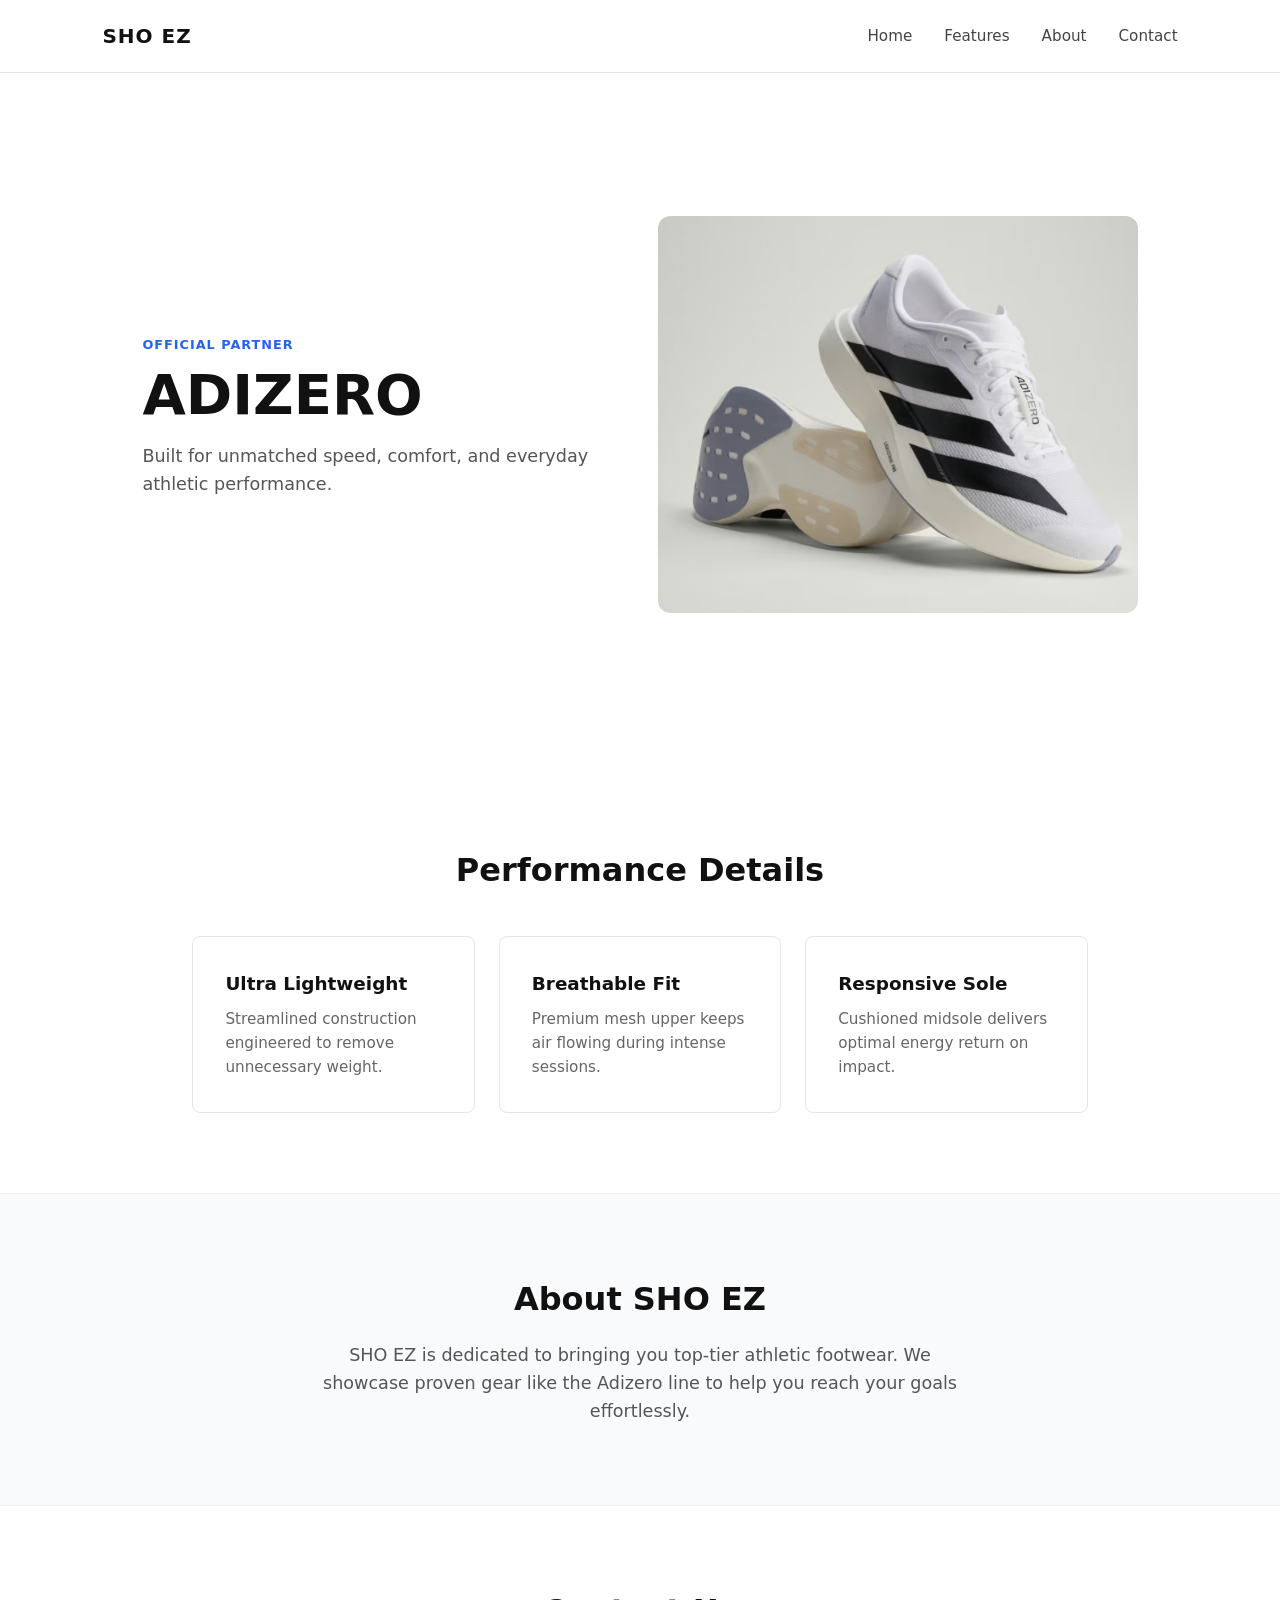
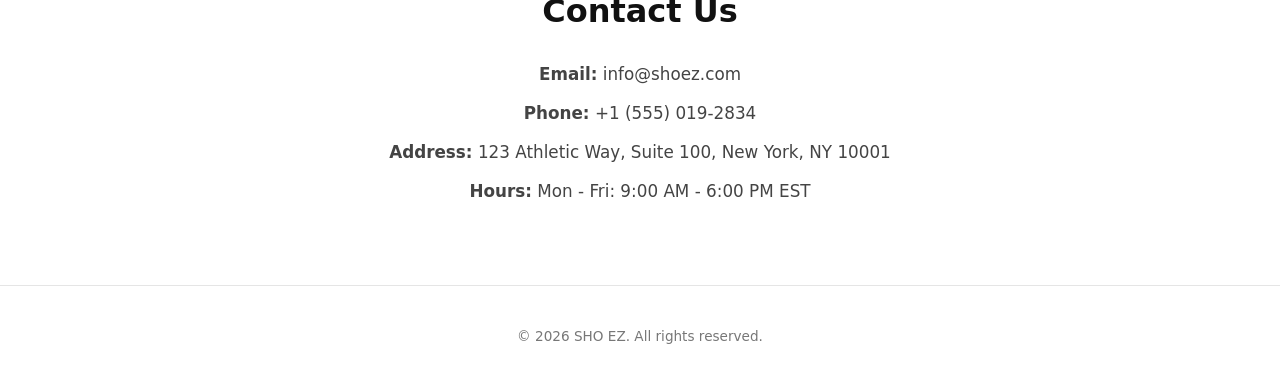
<file: Activities/index.html>
<!DOCTYPE html>
<html lang="en">
<head>
  <meta charset="UTF-8">
  <meta name="viewport" content="width=device-width, initial-scale=1.0">
  <title>SHO EZ | Adizero</title>
  <link rel="stylesheet" href="styles.css">
</head>
<body>

  <nav class="navbar">
    <div class="logo">SHO EZ</div>
    <ul class="nav-links">
      <li><a href="#hero">Home</a></li>
      <li><a href="#features">Features</a></li>
      <li><a href="#about">About</a></li>
      <li><a href="#contact">Contact</a></li>
    </ul>
  </nav>

  <section id="hero" class="hero-section">
    <div class="hero-text">
      <span class="badge">Official Partner</span>
      <h1>ADIZERO</h1>
      <p>Built for unmatched speed, comfort, and everyday athletic performance.</p>
    </div>
    <div class="hero-media">
      <img src="Adizero.png" alt="Adizero Shoe">
    </div>
  </section>

  <section id="features" class="section">
    <h2>Performance Details</h2>
    <div class="grid">
      <div class="card">
        <h3>Ultra Lightweight</h3>
        <p>Streamlined construction engineered to remove unnecessary weight.</p>
      </div>
      <div class="card">
        <h3>Breathable Fit</h3>
        <p>Premium mesh upper keeps air flowing during intense sessions.</p>
      </div>
      <div class="card">
        <h3>Responsive Sole</h3>
        <p>Cushioned midsole delivers optimal energy return on impact.</p>
      </div>
    </div>
  </section>

  <section id="about" class="section alt-bg">
    <h2>About SHO EZ</h2>
    <p class="about-text">
      SHO EZ is dedicated to bringing you top-tier athletic footwear. We showcase proven gear like the Adizero line to help you reach your goals effortlessly.
    </p>
  </section>

  <section id="contact" class="section">
    <h2>Contact Us</h2>
    <div class="contact-details">
      <p><strong>Email:</strong> info@shoez.com</p>
      <p><strong>Phone:</strong> +1 (555) 019-2834</p>
      <p><strong>Address:</strong> 123 Athletic Way, Suite 100, New York, NY 10001</p>
      <p><strong>Hours:</strong> Mon - Fri: 9:00 AM - 6:00 PM EST</p>
    </div>
  </section>

  <footer>
    <p>&copy; 2026 SHO EZ. All rights reserved.</p>
  </footer>

</body>
</html>
</file>
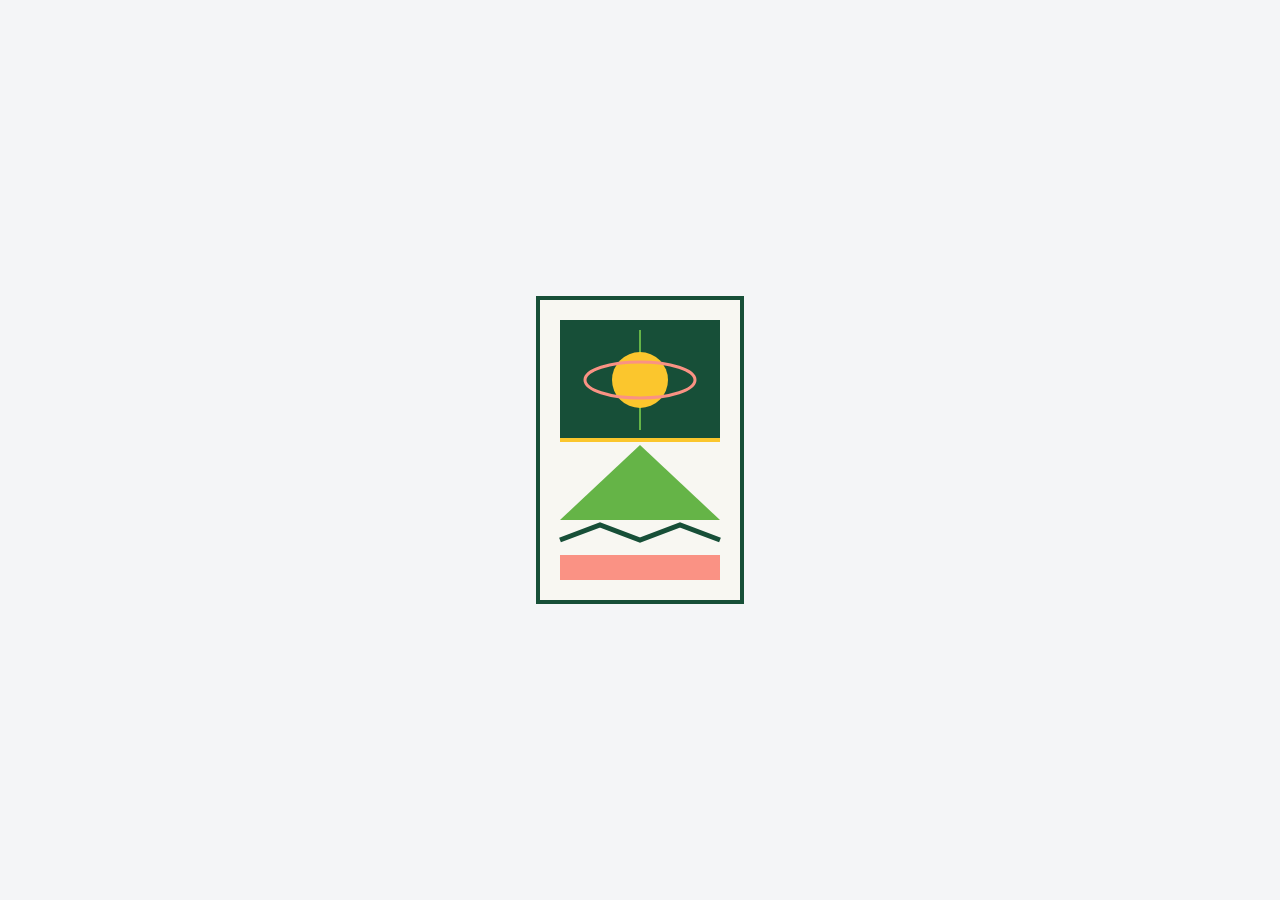
<file: LE5.html>
<!DOCTYPE html>
<html lang="en">
<head>
  <meta charset="UTF-8">
  <meta name="viewport" content="width=device-width, initial-scale=1.0">
  <title>Simple Geometric SVG Art</title>
  <style>
    body {
      margin: 0;
      min-height: 100vh;
      display: flex;
      justify-content: center;
      align-items: center;
      background-color: #f4f5f7;
    }
    svg {
      background: #f8f7f2;
      border: 4px solid #174f38;
    }
  </style>
</head>
<body>

  <svg width="200" height="300" viewBox="0 0 200 300" xmlns="http://www.w3.org/2000/svg">
    <!-- Rectangle (Sky & Base) -->
    <rect x="20" y="20" width="160" height="120" fill="#174f38" />
    <rect x="20" y="255" width="160" height="25" fill="#fa9284" />

    <!-- Line (Horizon & Rays) -->
    <line x1="20" y1="140" x2="180" y2="140" stroke="#fbc62d" stroke-width="4" />
    <line x1="100" y1="30" x2="100" y2="130" stroke="#65b447" stroke-width="2" />

    <!-- Circle (Sun) -->
    <circle cx="100" cy="80" r="28" fill="#fbc62d" />

    <!-- Ellipse (Orbit Ring) -->
    <ellipse cx="100" cy="80" rx="55" ry="18" fill="none" stroke="#fa9284" stroke-width="3" />

    <!-- Polygon (Mountain) -->
    <polygon points="20,220 100,145 180,220" fill="#65b447" />

    <!-- Polyline (Wave) -->
    <polyline points="20,240 60,225 100,240 140,225 180,240" fill="none" stroke="#174f38" stroke-width="5" />
  </svg>

</body>
</html>
</file>
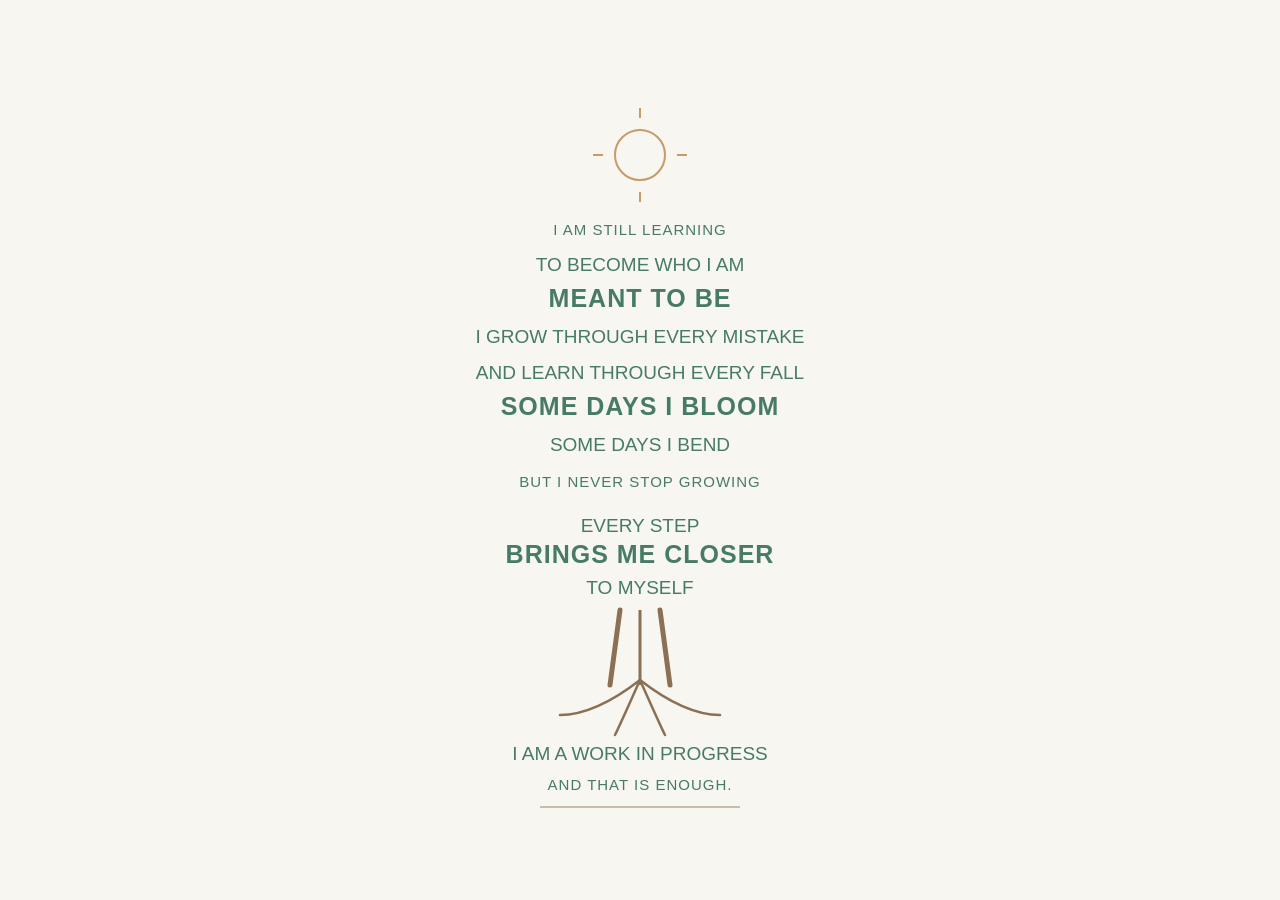
<file: LE6-1.html>
<!DOCTYPE html>
<html lang="en">
<head>
<meta charset="UTF-8">
<meta name="viewport" content="width=device-width, initial-scale=1.0">
<title>Becoming - SVG Text Art</title>

<style>
    body {
        margin: 0;
        background: #f7f6f0;
        display: flex;
        justify-content: center;
        align-items: center;
        min-height: 100vh;
        font-family: Arial, sans-serif;
    }

    svg {
        max-width: 100%;
        height: auto;
    }

    .poem {
        fill: #477b68;
        text-anchor: middle;
        font-family: Arial, sans-serif;
    }

    .large {
        font-size: 25px;
        font-weight: bold;
        letter-spacing: 1px;
    }

    .medium {
        font-size: 19px;
    }

    .small {
        font-size: 15px;
        letter-spacing: 1px;
    }

    .tiny {
        font-size: 12px;
        letter-spacing: 2px;
    }
</style>
</head>

<body>

<svg width="900" height="780" viewBox="0 0 900 780"
xmlns="http://www.w3.org/2000/svg">

<!-- Background -->
<rect width="900" height="780" fill="#f7f6f0"/>

<!-- Small sun -->
<circle cx="450" cy="95" r="25"
fill="none" stroke="#c69b67" stroke-width="2"/>

<path d="M450 58 V48 M450 132 V142
M413 95 H403 M487 95 H497"
stroke="#c69b67" stroke-width="2"/>

<!-- TREE CANOPY: POEM TEXT -->

<g class="poem">

    <text x="450" y="175" class="small">
        I AM STILL LEARNING
    </text>

    <text x="450" y="211" class="medium">
        TO BECOME WHO I AM
    </text>

    <text x="450" y="247" class="large">
        MEANT TO BE
    </text>

    <text x="450" y="283" class="medium">
        I GROW THROUGH EVERY MISTAKE
    </text>

    <text x="450" y="319" class="medium">
        AND LEARN THROUGH EVERY FALL
    </text>

    <text x="450" y="355" class="large">
        SOME DAYS I BLOOM
    </text>

    <text x="450" y="391" class="medium">
        SOME DAYS I BEND
    </text>

    <text x="450" y="427" class="small">
        BUT I NEVER STOP GROWING
    </text>

</g>

<!-- Tree trunk: poem continues -->

<g class="poem">

    <text x="450" y="472" class="medium">
        EVERY STEP
    </text>

    <text x="450" y="503" class="large">
        BRINGS ME CLOSER
    </text>

    <text x="450" y="534" class="medium">
        TO MYSELF
    </text>

</g>

<!-- Tree trunk illustration -->
<path d="M430 550 L420 625
M470 550 L480 625"
fill="none" stroke="#8b7054" stroke-width="5"
stroke-linecap="round"/>

<path d="M450 550 V625"
stroke="#8b7054" stroke-width="3"/>

<!-- Roots -->
<g fill="none" stroke="#8b7054"
stroke-width="2.5" stroke-linecap="round">

    <path d="M450 620 Q405 655 370 655"/>
    <path d="M450 620 Q495 655 530 655"/>
    <path d="M450 620 Q430 665 425 675"/>
    <path d="M450 620 Q470 665 475 675"/>

</g>

<!-- Final poem -->
<g class="poem">

    <text x="450" y="700" class="medium">
        I AM A WORK IN PROGRESS
    </text>

    <text x="450" y="730" class="small">
        AND THAT IS ENOUGH.
    </text>

</g>

<!-- Small ground line -->
<path d="M350 747 H550"
stroke="#b6aa95" stroke-width="1.5"/>

</svg>

</body>
</html>
</file>
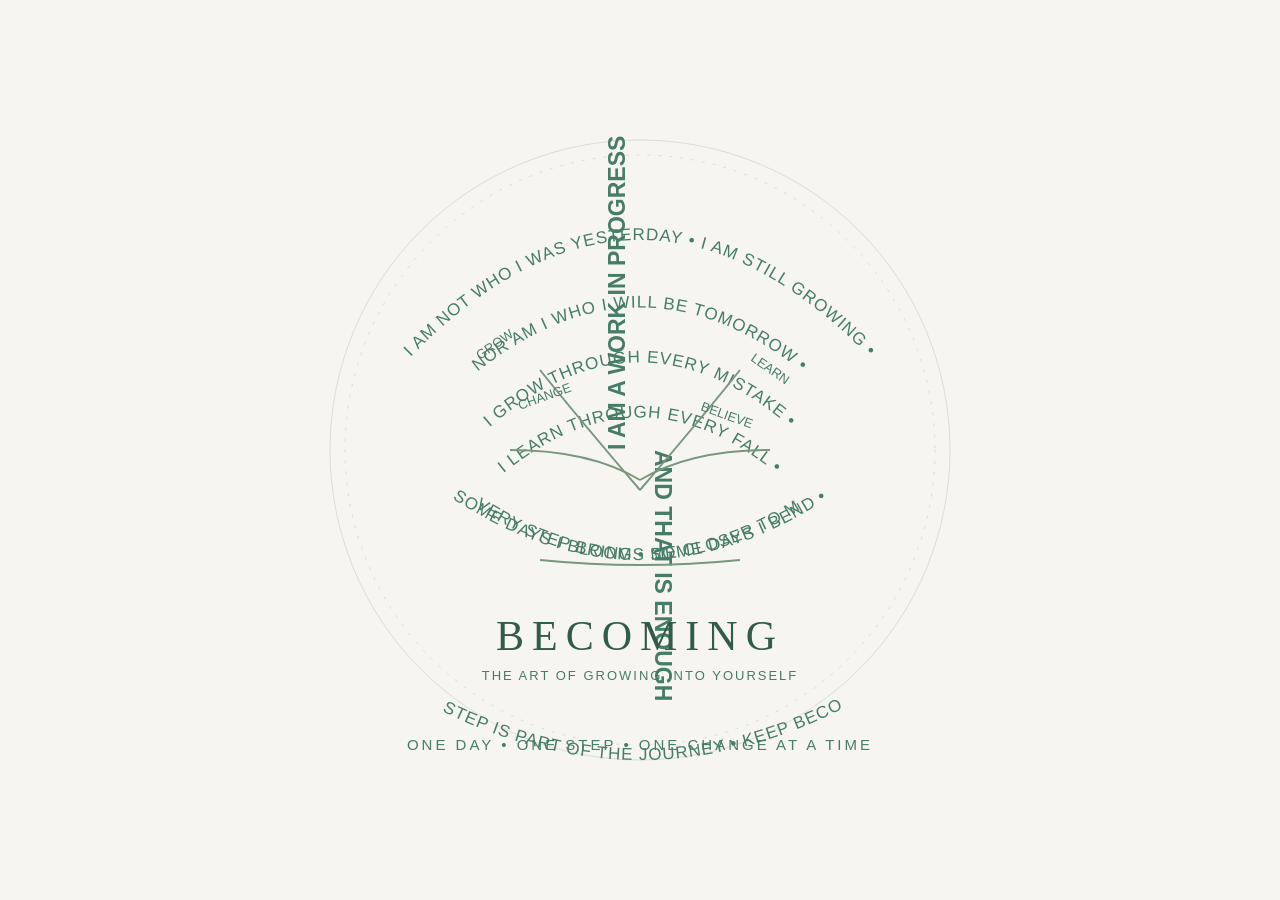
<file: LE6.1.html>
<!DOCTYPE html>
<html lang="en">
<head>
<meta charset="UTF-8">
<title>Becoming - SVG Text Art</title>

<style>
body {
    margin: 0;
    background: #f7f5ef;
    display: flex;
    justify-content: center;
    align-items: center;
    min-height: 100vh;
    font-family: Arial, sans-serif;
}

svg {
    max-width: 100%;
    height: auto;
}

text {
    font-family: Arial, sans-serif;
    fill: #467d68;
}

.title {
    font-family: Georgia, serif;
    font-size: 42px;
    letter-spacing: 8px;
    fill: #315c49;
}

.poem {
    font-size: 17px;
    letter-spacing: 1px;
}

.small {
    font-size: 13px;
    letter-spacing: 2px;
}

</style>
</head>

<body>

<svg width="900" height="780" viewBox="0 0 900 780"
xmlns="http://www.w3.org/2000/svg">

<defs>

    <!-- Tree canopy text paths -->
    <path id="branch1" d="M190 330 Q450 30 710 330"/>
    <path id="branch2" d="M230 365 Q450 130 670 365"/>
    <path id="branch3" d="M270 395 Q450 210 630 395"/>
    <path id="branch4" d="M300 425 Q450 290 600 425"/>

    <!-- Lower canopy -->
    <path id="lower1" d="M250 430 Q450 570 650 430"/>
    <path id="lower2" d="M290 450 Q450 550 610 450"/>

    <!-- Ground / roots -->
    <path id="roots" d="M250 650 Q450 750 650 650"/>

</defs>

<circle cx="450" cy="390" r="310"
fill="none" stroke="#d9e0d5" stroke-width="1"/>

<circle cx="450" cy="390" r="295"
fill="none" stroke="#d9e0d5" stroke-width="1"
stroke-dasharray="3 8"/>

<g class="poem">

<text>
<textPath href="#branch1" startOffset="50%"
text-anchor="middle">
I AM NOT WHO I WAS YESTERDAY • I AM STILL GROWING •
</textPath>
</text>

<text>
<textPath href="#branch2" startOffset="50%"
text-anchor="middle">
NOR AM I WHO I WILL BE TOMORROW •
</textPath>
</text>

<text>
<textPath href="#branch3" startOffset="50%"
text-anchor="middle">
I GROW THROUGH EVERY MISTAKE •
</textPath>
</text>

<text>
<textPath href="#branch4" startOffset="50%"
text-anchor="middle">
I LEARN THROUGH EVERY FALL •
</textPath>
</text>

<text>
<textPath href="#lower1" startOffset="50%"
text-anchor="middle">
SOME DAYS I BLOOM • SOME DAYS I BEND •
</textPath>
</text>

<text>
<textPath href="#lower2" startOffset="50%"
text-anchor="middle">
BUT EVERY STEP BRINGS ME CLOSER TO MYSELF
</textPath>
</text>

</g>

<g fill="#315c49">

<text x="435" y="390" font-size="23"
font-weight="bold" transform="rotate(-90 435 390)">
I AM A WORK IN PROGRESS
</text>

<text x="465" y="390" font-size="23"
font-weight="bold" transform="rotate(90 465 390)">
AND THAT IS ENOUGH
</text>

</g>


<g fill="none" stroke="#78977b"
stroke-width="2">

<path d="M450 430 Q390 360 350 310"/>
<path d="M450 430 Q510 360 550 310"/>
<path d="M450 420 Q400 390 320 390"/>
<path d="M450 420 Q500 390 580 390"/>

</g>


<g fill="#719579" font-size="13">

<text x="290" y="300" transform="rotate(-35 290 300)">GROW</text>
<text x="560" y="300" transform="rotate(35 560 300)">LEARN</text>
<text x="330" y="350" transform="rotate(-20 330 350)">CHANGE</text>
<text x="510" y="350" transform="rotate(20 510 350)">BELIEVE</text>

</g>


<g class="poem">

<text>
<textPath href="#roots" startOffset="50%"
text-anchor="middle">
EVERY STEP IS PART OF THE JOURNEY • KEEP BECOMING •
</textPath>
</text>

</g>


<path d="M350 500 Q450 510 550 500"
stroke="#78977b" stroke-width="2" fill="none"/>


<text x="450" y="590"
text-anchor="middle" class="title">
BECOMING
</text>

<text x="450" y="620"
text-anchor="middle" class="small">
THE ART OF GROWING INTO YOURSELF
</text>

<text x="450" y="690"
text-anchor="middle"
font-size="15" letter-spacing="3"
fill="#78977b">
ONE DAY • ONE STEP • ONE CHANGE AT A TIME
</text>

</svg>

</body>
</html>
</file>
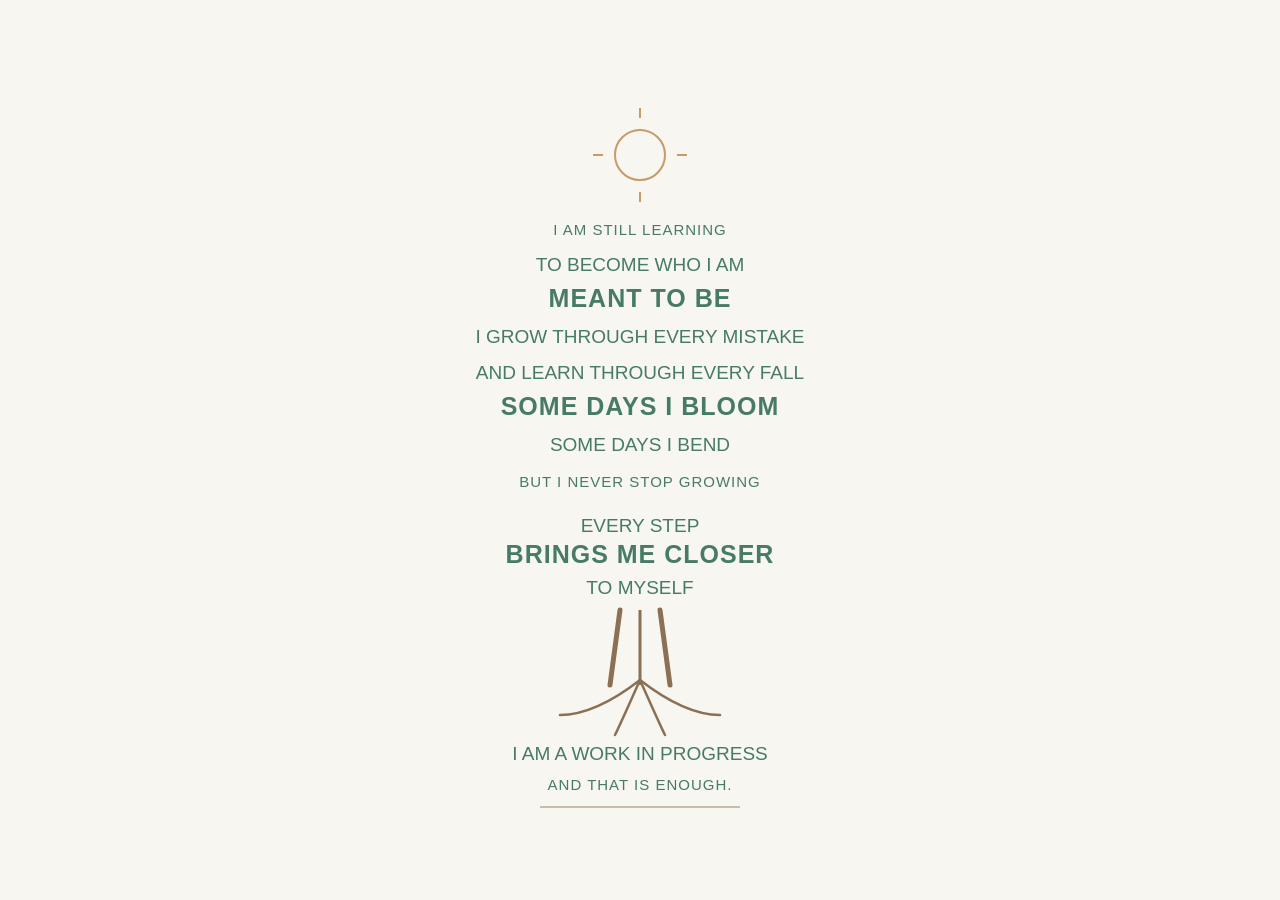
<file: LE6.html>
<!DOCTYPE html>
<html lang="en">
<head>
<meta charset="UTF-8">
<meta name="viewport" content="width=device-width, initial-scale=1.0">
<title>Becoming - SVG Text Art</title>

<style>
    body {
        margin: 0;
        background: #f7f6f0;
        display: flex;
        justify-content: center;
        align-items: center;
        min-height: 100vh;
        font-family: Arial, sans-serif;
    }

    svg {
        max-width: 100%;
        height: auto;
    }

    .poem {
        fill: #477b68;
        text-anchor: middle;
        font-family: Arial, sans-serif;
    }

    .large {
        font-size: 25px;
        font-weight: bold;
        letter-spacing: 1px;
    }

    .medium {
        font-size: 19px;
    }

    .small {
        font-size: 15px;
        letter-spacing: 1px;
    }

    .tiny {
        font-size: 12px;
        letter-spacing: 2px;
    }
</style>
</head>

<body>

<svg width="900" height="780" viewBox="0 0 900 780"
xmlns="http://www.w3.org/2000/svg">

<!-- Background -->
<rect width="900" height="780" fill="#f7f6f0"/>

<!-- Small sun -->
<circle cx="450" cy="95" r="25"
fill="none" stroke="#c69b67" stroke-width="2"/>

<path d="M450 58 V48 M450 132 V142
M413 95 H403 M487 95 H497"
stroke="#c69b67" stroke-width="2"/>

<!-- TREE CANOPY: POEM TEXT -->

<g class="poem">

    <text x="450" y="175" class="small">
        I AM STILL LEARNING
    </text>

    <text x="450" y="211" class="medium">
        TO BECOME WHO I AM
    </text>

    <text x="450" y="247" class="large">
        MEANT TO BE
    </text>

    <text x="450" y="283" class="medium">
        I GROW THROUGH EVERY MISTAKE
    </text>

    <text x="450" y="319" class="medium">
        AND LEARN THROUGH EVERY FALL
    </text>

    <text x="450" y="355" class="large">
        SOME DAYS I BLOOM
    </text>

    <text x="450" y="391" class="medium">
        SOME DAYS I BEND
    </text>

    <text x="450" y="427" class="small">
        BUT I NEVER STOP GROWING
    </text>

</g>

<!-- Tree trunk: poem continues -->

<g class="poem">

    <text x="450" y="472" class="medium">
        EVERY STEP
    </text>

    <text x="450" y="503" class="large">
        BRINGS ME CLOSER
    </text>

    <text x="450" y="534" class="medium">
        TO MYSELF
    </text>

</g>

<!-- Tree trunk illustration -->
<path d="M430 550 L420 625
M470 550 L480 625"
fill="none" stroke="#8b7054" stroke-width="5"
stroke-linecap="round"/>

<path d="M450 550 V625"
stroke="#8b7054" stroke-width="3"/>

<!-- Roots -->
<g fill="none" stroke="#8b7054"
stroke-width="2.5" stroke-linecap="round">

    <path d="M450 620 Q405 655 370 655"/>
    <path d="M450 620 Q495 655 530 655"/>
    <path d="M450 620 Q430 665 425 675"/>
    <path d="M450 620 Q470 665 475 675"/>

</g>

<!-- Final poem -->
<g class="poem">

    <text x="450" y="700" class="medium">
        I AM A WORK IN PROGRESS
    </text>

    <text x="450" y="730" class="small">
        AND THAT IS ENOUGH.
    </text>

</g>

<!-- Small ground line -->
<path d="M350 747 H550"
stroke="#b6aa95" stroke-width="1.5"/>

</svg>

</body>
</html>
</file>
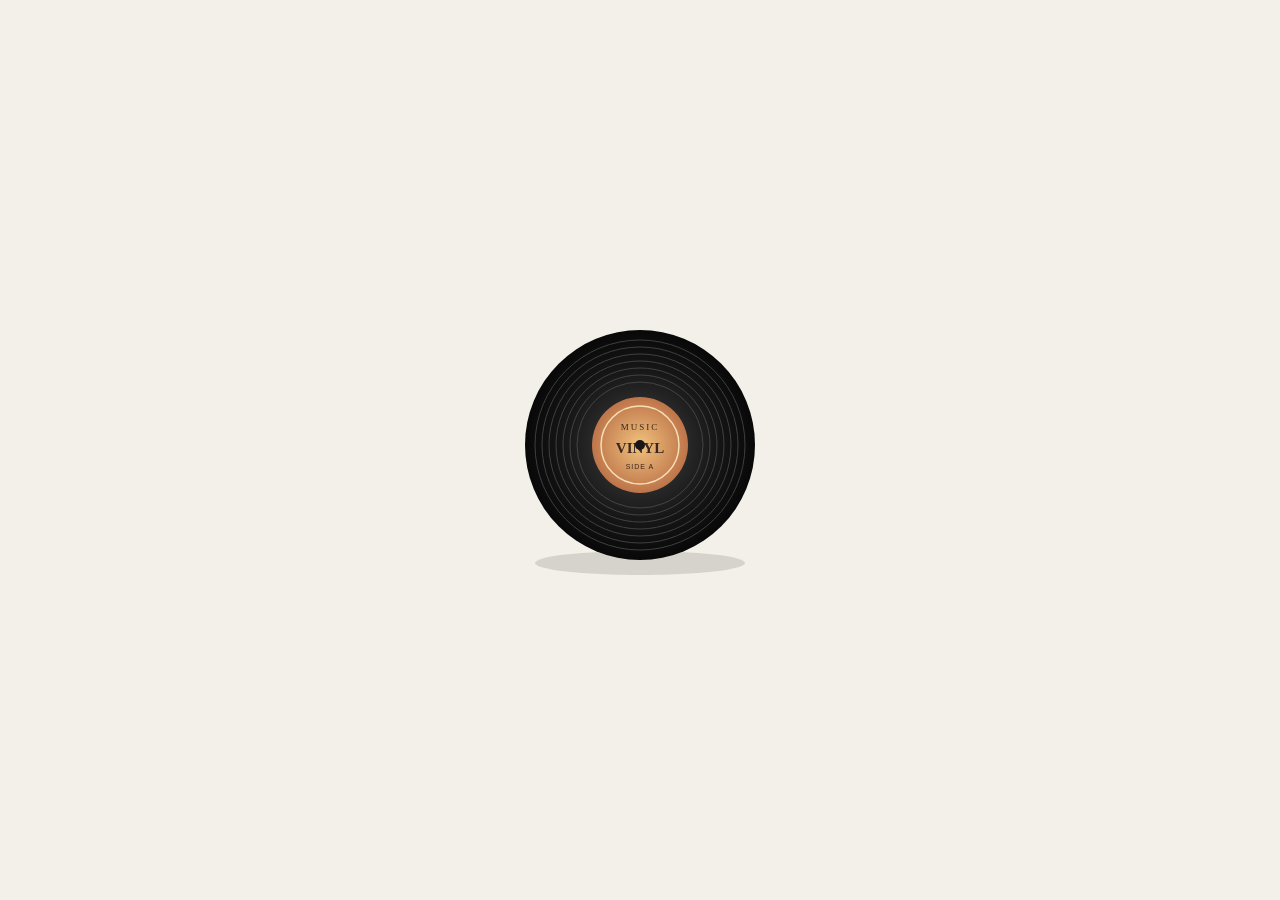
<file: LE62.html>
<!DOCTYPE html>
<html lang="en">
<head>
<meta charset="UTF-8">
<meta name="viewport" content="width=device-width, initial-scale=1.0">
<title>Spinning Vinyl Record</title>

<style>
    body {
        margin: 0;
        height: 100vh;
        display: flex;
        justify-content: center;
        align-items: center;
        background: #f3f0e9;
    }

    svg {
        width: 300px;
        height: 300px;
    }

    .record {
        transform-origin: 150px 150px;
        animation: spin 4s linear infinite;
    }

    @keyframes spin {
        from {
            transform: rotate(0deg);
        }
        to {
            transform: rotate(360deg);
        }
    }
</style>
</head>

<body>

<svg width="300" height="300" viewBox="0 0 300 300"
xmlns="http://www.w3.org/2000/svg">

    <defs>
        <radialGradient id="vinyl">
            <stop offset="0%" stop-color="#454545"/>
            <stop offset="65%" stop-color="#171717"/>
            <stop offset="100%" stop-color="#080808"/>
        </radialGradient>

        <radialGradient id="label">
            <stop offset="0%" stop-color="#f1c27d"/>
            <stop offset="100%" stop-color="#bd744a"/>
        </radialGradient>
    </defs>

    <!-- Record shadow -->
    <ellipse cx="150" cy="263" rx="105" ry="12"
    fill="#000" opacity="0.12"/>

    <!-- Spinning record -->
    <g class="record">

        <!-- Vinyl body -->
        <circle cx="150" cy="145" r="115"
        fill="url(#vinyl)"/>

        <!-- Vinyl grooves -->
        <g fill="none" stroke="#555"
        stroke-width="1" opacity="0.7">

            <circle cx="150" cy="145" r="105"/>
            <circle cx="150" cy="145" r="98"/>
            <circle cx="150" cy="145" r="91"/>
            <circle cx="150" cy="145" r="84"/>
            <circle cx="150" cy="145" r="77"/>
            <circle cx="150" cy="145" r="70"/>
            <circle cx="150" cy="145" r="63"/>
        </g>

        <!-- Center album label -->
        <circle cx="150" cy="145" r="48"
        fill="url(#label)"/>

        <!-- Label decoration -->
        <circle cx="150" cy="145" r="39"
        fill="none" stroke="#f8dfb4"
        stroke-width="1.5"/>

        <text x="150" y="130"
        font-family="Georgia" font-size="9"
        text-anchor="middle" fill="#38271e"
        letter-spacing="2">
            MUSIC
        </text>

        <text x="150" y="153"
        font-family="Georgia" font-size="15"
        font-weight="bold" text-anchor="middle"
        fill="#38271e">
            VINYL
        </text>

        <text x="150" y="169"
        font-family="Arial" font-size="7"
        text-anchor="middle" fill="#38271e"
        letter-spacing="1">
            SIDE A
        </text>

        <!-- Center hole -->
        <circle cx="150" cy="145" r="5"
        fill="#171717"/>

    </g>

</svg>

</body>
</html>
</file>
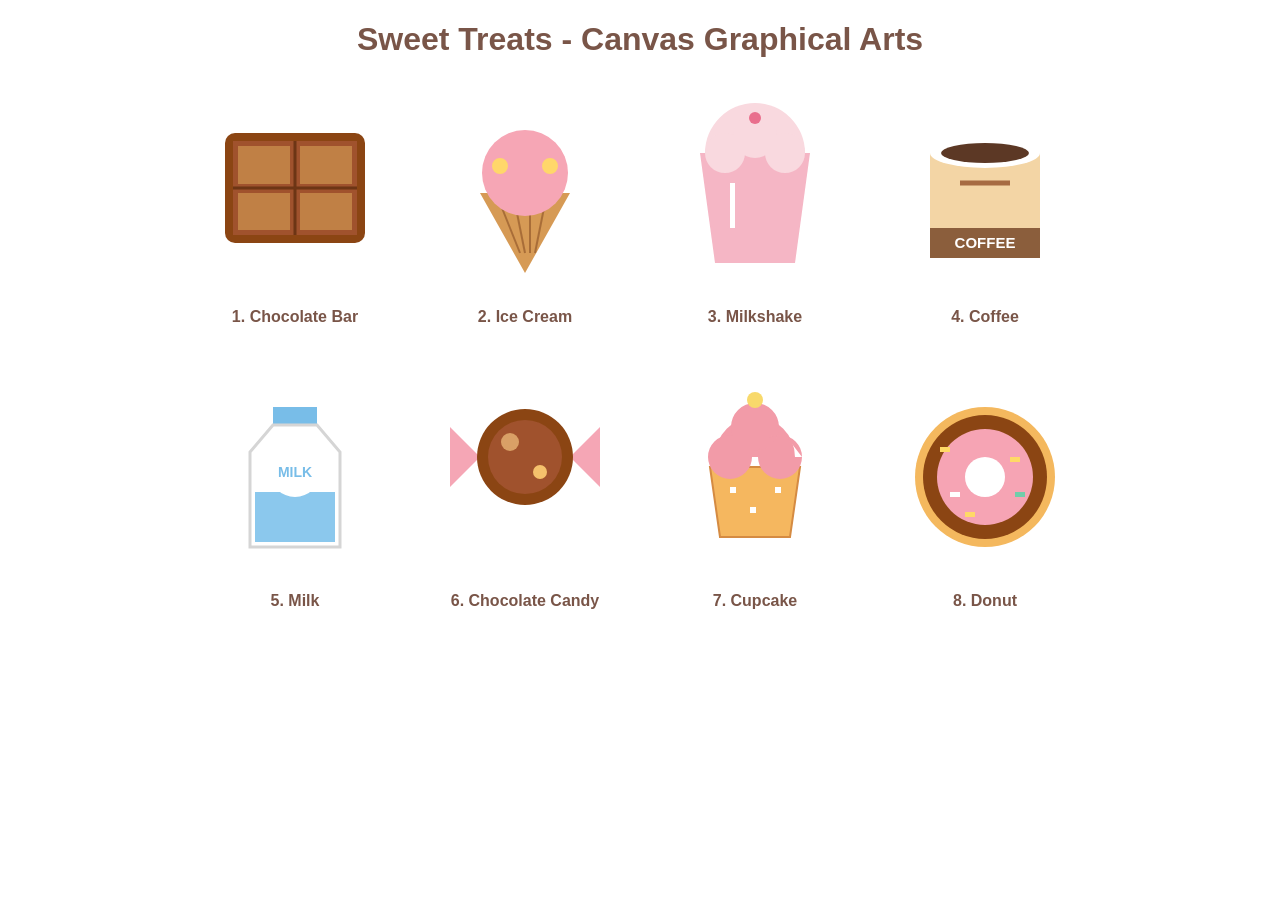
<file: LE71.html>
<!DOCTYPE html>
<html>
<head>
    <title>8 Sweet Graphical Arts</title>
    <style>
        body {
            font-family: Arial, sans-serif;
            background: #fff;
            text-align: center;
        }

        h1 {
            color: #795548;
        }

        .container {
            display: grid;
            grid-template-columns: repeat(4, 200px);
            gap: 30px;
            justify-content: center;
            margin: 30px auto;
        }

        canvas {
            width: 200px;
            height: 200px;
        }

        p {
            font-weight: bold;
            color: #795548;
        }
    </style>
</head>
<body>

<h1>Sweet Treats - Canvas Graphical Arts</h1>

<div class="container">

    <div>
        <canvas id="chocolate" width="200" height="200"></canvas>
        <p>1. Chocolate Bar</p>
    </div>

    <div>
        <canvas id="icecream" width="200" height="200"></canvas>
        <p>2. Ice Cream</p>
    </div>

    <div>
        <canvas id="milkshake" width="200" height="200"></canvas>
        <p>3. Milkshake</p>
    </div>

    <div>
        <canvas id="coffee" width="200" height="200"></canvas>
        <p>4. Coffee</p>
    </div>

    <div>
        <canvas id="milk" width="200" height="200"></canvas>
        <p>5. Milk</p>
    </div>

    <div>
        <canvas id="candy" width="200" height="200"></canvas>
        <p>6. Chocolate Candy</p>
    </div>

    <div>
        <canvas id="cupcake" width="200" height="200"></canvas>
        <p>7. Cupcake</p>
    </div>

    <div>
        <canvas id="donut" width="200" height="200"></canvas>
        <p>8. Donut</p>
    </div>

</div>

<script>

// 1. CHOCOLATE BAR
let c = document.getElementById("chocolate").getContext("2d");

c.fillStyle = "#8B4513";
c.beginPath();
c.roundRect(30, 45, 140, 110, 10);
c.fill();

c.fillStyle = "#A0522D";
c.fillRect(38, 53, 124, 94);

c.strokeStyle = "#6D3515";
c.lineWidth = 3;
c.strokeRect(100, 53, 0, 94);
c.strokeRect(38, 100, 124, 0);

c.fillStyle = "#C08045";
c.fillRect(43, 58, 52, 38);
c.fillRect(105, 58, 52, 38);
c.fillRect(43, 105, 52, 37);
c.fillRect(105, 105, 52, 37);


// 2. ICE CREAM
c = document.getElementById("icecream").getContext("2d");

c.fillStyle = "#D69A55";
c.beginPath();
c.moveTo(55, 105);
c.lineTo(145, 105);
c.lineTo(100, 185);
c.closePath();
c.fill();

c.strokeStyle = "#A86D38";
c.lineWidth = 2;
for (let i = 0; i < 4; i++) {
    c.beginPath();
    c.moveTo(75 + i * 15, 115);
    c.lineTo(95 + i * 5, 165);
    c.stroke();
}

c.fillStyle = "#F6A6B5";
c.beginPath();
c.arc(100, 85, 43, 0, Math.PI * 2);
c.fill();

c.fillStyle = "#FFD76A";
c.beginPath();
c.arc(75, 78, 8, 0, Math.PI * 2);
c.arc(125, 78, 8, 0, Math.PI * 2);
c.fill();


// 3. MILKSHAKE
c = document.getElementById("milkshake").getContext("2d");

c.fillStyle = "#E9A6B8";
c.fillRect(93, 20, 12, 75);

c.fillStyle = "#F5B6C5";
c.beginPath();
c.moveTo(45, 65);
c.lineTo(155, 65);
c.lineTo(140, 175);
c.lineTo(60, 175);
c.closePath();
c.fill();

c.fillStyle = "#F9D9DF";
c.beginPath();
c.arc(100, 65, 50, Math.PI, 0);
c.fill();

c.beginPath();
c.arc(70, 65, 20, 0, Math.PI * 2);
c.arc(100, 48, 22, 0, Math.PI * 2);
c.arc(130, 65, 20, 0, Math.PI * 2);
c.fill();

c.fillStyle = "#E96F8D";
c.beginPath();
c.arc(100, 30, 6, 0, Math.PI * 2);
c.fill();

c.fillStyle = "#FFFFFF";
c.fillRect(75, 95, 5, 45);


// 4. COFFEE
c = document.getElementById("coffee").getContext("2d");

c.fillStyle = "#F3D5A5";
c.fillRect(45, 65, 110, 105);

c.fillStyle = "#FFFFFF";
c.beginPath();
c.ellipse(100, 65, 55, 15, 0, 0, Math.PI * 2);
c.fill();

c.fillStyle = "#5C3825";
c.beginPath();
c.ellipse(100, 65, 44, 10, 0, 0, Math.PI * 2);
c.fill();

c.strokeStyle = "#A66B42";
c.lineWidth = 5;
c.beginPath();
c.moveTo(75, 95);
c.lineTo(125, 95);
c.stroke();

c.fillStyle = "#8B5E3C";
c.fillRect(45, 140, 110, 30);

c.fillStyle = "#FFFFFF";
c.font = "bold 15px Arial";
c.textAlign = "center";
c.fillText("COFFEE", 100, 160);


// 5. MILK
c = document.getElementById("milk").getContext("2d");

c.fillStyle = "#78BDE8";
c.fillRect(78, 35, 44, 18);

c.fillStyle = "#FFFFFF";
c.beginPath();
c.moveTo(78, 53);
c.lineTo(122, 53);
c.lineTo(145, 80);
c.lineTo(145, 175);
c.lineTo(55, 175);
c.lineTo(55, 80);
c.closePath();
c.fill();

c.strokeStyle = "#D5D5D5";
c.lineWidth = 3;
c.stroke();

c.fillStyle = "#8BC8ED";
c.fillRect(60, 120, 80, 50);

c.fillStyle = "#FFFFFF";
c.beginPath();
c.arc(100, 100, 25, 0, Math.PI * 2);
c.fill();

c.fillStyle = "#78BDE8";
c.font = "bold 14px Arial";
c.textAlign = "center";
c.fillText("MILK", 100, 105);


// 6. CHOCOLATE CANDY
c = document.getElementById("candy").getContext("2d");

c.fillStyle = "#F5A6B5";
c.beginPath();
c.moveTo(55, 85);
c.lineTo(25, 55);
c.lineTo(25, 115);
c.closePath();
c.fill();

c.beginPath();
c.moveTo(145, 85);
c.lineTo(175, 55);
c.lineTo(175, 115);
c.closePath();
c.fill();

c.fillStyle = "#8B4513";
c.beginPath();
c.arc(100, 85, 48, 0, Math.PI * 2);
c.fill();

c.fillStyle = "#A0522D";
c.beginPath();
c.arc(100, 85, 37, 0, Math.PI * 2);
c.fill();

c.fillStyle = "#D9A066";
c.beginPath();
c.arc(85, 70, 9, 0, Math.PI * 2);
c.fill();

c.fillStyle = "#F5C16C";
c.beginPath();
c.arc(115, 100, 7, 0, Math.PI * 2);
c.fill();


// 7. CUPCAKE
c = document.getElementById("cupcake").getContext("2d");

c.fillStyle = "#F5B75F";
c.beginPath();
c.moveTo(55, 95);
c.lineTo(145, 95);
c.lineTo(135, 165);
c.lineTo(65, 165);
c.closePath();
c.fill();

c.strokeStyle = "#D58B42";
c.lineWidth = 2;
c.stroke();

c.fillStyle = "#F29BA8";
c.beginPath();
c.arc(100, 85, 40, Math.PI, 0);
c.fill();

c.beginPath();
c.arc(75, 85, 22, 0, Math.PI * 2);
c.arc(125, 85, 22, 0, Math.PI * 2);
c.arc(100, 55, 24, 0, Math.PI * 2);
c.fill();

c.fillStyle = "#F8D96B";
c.beginPath();
c.arc(100, 28, 8, 0, Math.PI * 2);
c.fill();

c.fillStyle = "#FFFFFF";
c.fillRect(75, 115, 6, 6);
c.fillRect(95, 135, 6, 6);
c.fillRect(120, 115, 6, 6);


// 8. DONUT
c = document.getElementById("donut").getContext("2d");

c.fillStyle = "#F4B85E";
c.beginPath();
c.arc(100, 105, 70, 0, Math.PI * 2);
c.fill();

c.fillStyle = "#8B4513";
c.beginPath();
c.arc(100, 105, 62, 0, Math.PI * 2);
c.fill();

c.fillStyle = "#F6A4B4";
c.beginPath();
c.arc(100, 105, 48, 0, Math.PI * 2);
c.fill();

c.fillStyle = "#FFFFFF";
c.beginPath();
c.arc(100, 105, 20, 0, Math.PI * 2);
c.fill();

c.fillStyle = "#FFD966";
c.fillRect(55, 75, 10, 5);
c.fillRect(125, 85, 10, 5);
c.fillRect(80, 140, 10, 5);

c.fillStyle = "#71CDAA";
c.fillRect(130, 120, 10, 5);

c.fillStyle = "#FFFFFF";
c.fillRect(65, 120, 10, 5);

</script>

</body>
</html>
</file>
<file: Activities/styles.css>
* {
  margin: 0;
  padding: 0;
  box-sizing: border-box;
}

html {
  scroll-behavior: smooth;
  font-family: system-ui, -apple-system, BlinkMacSystemFont, 'Segoe UI', Roboto, sans-serif;
  color: #111111;
  background-color: #ffffff;
}

body {
  line-height: 1.6;
}

.navbar {
  position: fixed;
  top: 0;
  left: 0;
  width: 100%;
  display: flex;
  justify-content: space-between;
  align-items: center;
  padding: 1.25rem 8%;
  background-color: rgba(255, 255, 255, 0.95);
  border-bottom: 1px solid #e5e5e5;
  z-index: 1000;
}

.logo {
  font-size: 1.25rem;
  font-weight: 800;
  letter-spacing: 1px;
}

.nav-links {
  display: flex;
  list-style: none;
  gap: 2rem;
}

.nav-links a {
  text-decoration: none;
  color: #444444;
  font-size: 0.95rem;
  font-weight: 500;
}

.nav-links a:hover {
  color: #000000;
}

.hero-section {
  padding: 8rem 8% 4rem 8%;
  min-height: 85vh;
  display: flex;
  align-items: center;
  justify-content: space-between;
  gap: 3rem;
  max-width: 1200px;
  margin: 0 auto;
}

.badge {
  font-size: 0.8rem;
  font-weight: 700;
  text-transform: uppercase;
  color: #2563eb;
  letter-spacing: 1px;
}

.hero-text h1 {
  font-size: 3.5rem;
  font-weight: 900;
  line-height: 1.1;
  margin: 0.5rem 0 1rem 0;
}

.hero-text p {
  font-size: 1.1rem;
  color: #555555;
  max-width: 450px;
}

.hero-media {
  overflow: hidden;
  border-radius: 12px;
}

.hero-media img {
  width: 100%;
  max-width: 480px;
  display: block;
  border-radius: 12px;
  box-shadow: 0 10px 25px rgba(0,0,0,0.1);
  transition: transform 0.3s ease;
}

.hero-media img:hover {
  transform: scale(1.08);
}

.section {
  padding: 5rem 8%;
  max-width: 1100px;
  margin: 0 auto;
  text-align: center;
}

.alt-bg {
  background-color: #f9fafb;
  max-width: 100%;
  border-top: 1px solid #f0f0f0;
  border-bottom: 1px solid #f0f0f0;
}

h2 {
  font-size: 2rem;
  font-weight: 800;
  margin-bottom: 1rem;
}

.grid {
  display: grid;
  grid-template-columns: repeat(auto-fit, minmax(260px, 1fr));
  gap: 1.5rem;
  margin-top: 2.5rem;
}

.card {
  padding: 2rem;
  border: 1px solid #e5e5e5;
  border-radius: 8px;
  background-color: #ffffff;
  text-align: left;
}

.card h3 {
  font-size: 1.15rem;
  margin-bottom: 0.5rem;
}

.card p {
  color: #666666;
  font-size: 0.95rem;
}

.about-text {
  max-width: 650px;
  margin: 0 auto;
  color: #555555;
  font-size: 1.1rem;
}

.contact-details {
  display: flex;
  flex-direction: column;
  gap: 0.75rem;
  margin-top: 1.5rem;
  font-size: 1.05rem;
  color: #444444;
}

footer {
  text-align: center;
  padding: 2.5rem 8%;
  font-size: 0.85rem;
  color: #777777;
  border-top: 1px solid #e5e5e5;
}

@media (max-width: 768px) {
  .hero-section {
    flex-direction: column;
    text-align: center;
    padding-top: 7rem;
  }
  .nav-links {
    gap: 1rem;
  }
}
</file>
